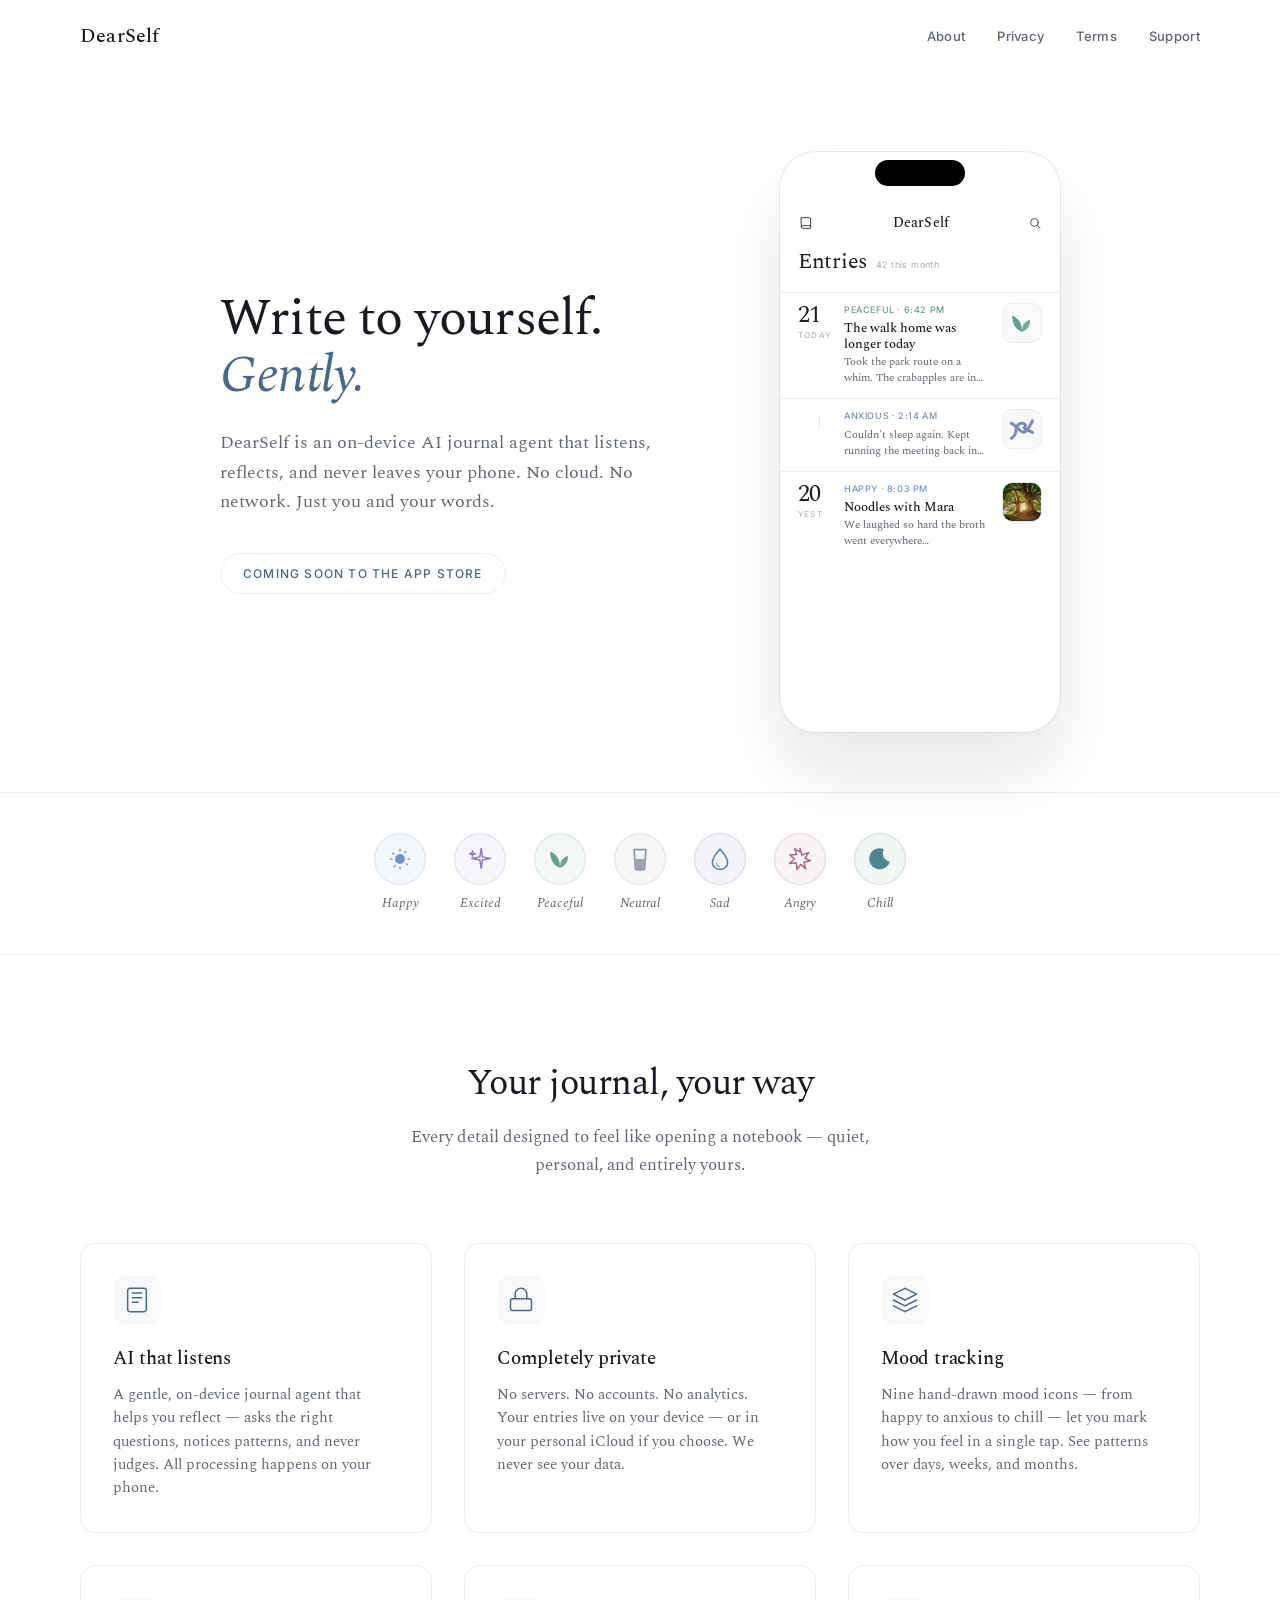
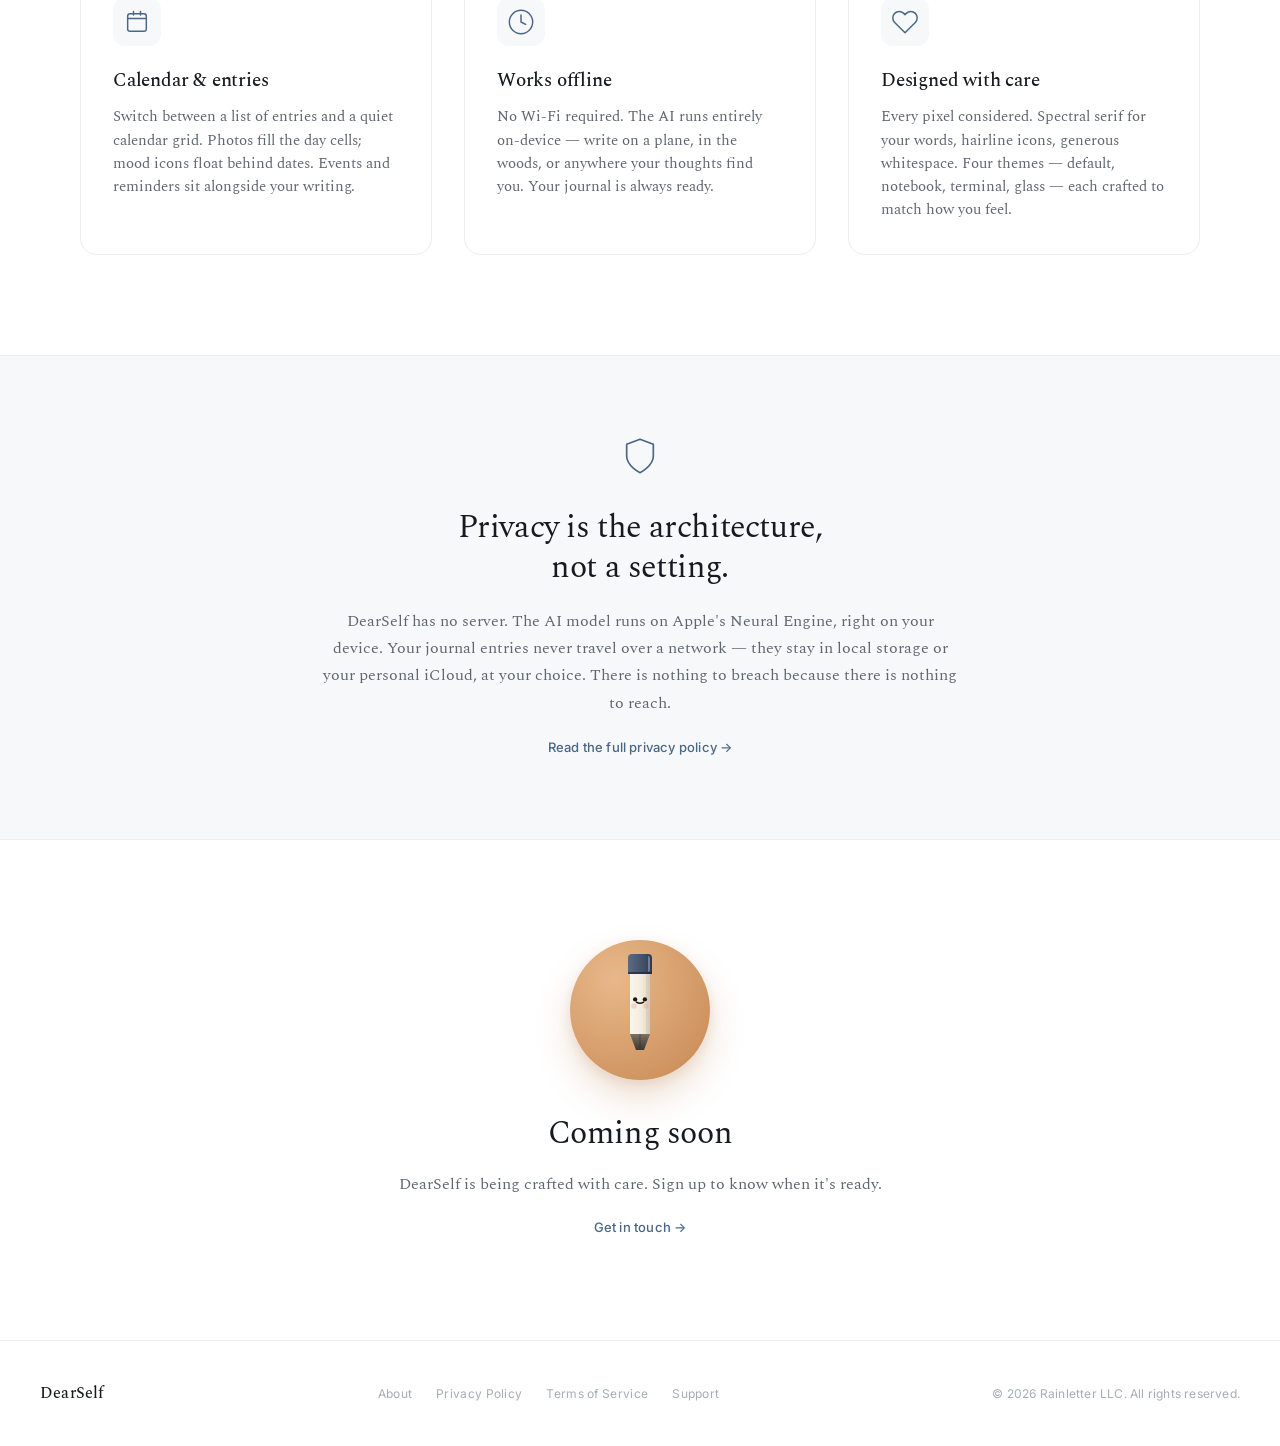
<file: index.html>
<!DOCTYPE html>
<html lang="en">
<head>
<meta charset="utf-8" />
<title>DearSelf — A Private AI Journal</title>
<meta name="viewport" content="width=device-width, initial-scale=1" />
<meta name="description" content="DearSelf is an on-device AI journal that keeps your thoughts private. No cloud, no network, just you." />
<link rel="preconnect" href="https://fonts.googleapis.com" />
<link rel="preconnect" href="https://fonts.gstatic.com" crossorigin />
<link href="https://fonts.googleapis.com/css2?family=Spectral:ital,wght@0,300;0,400;0,500;0,600;1,300;1,400;1,500&family=Inter:wght@400;500;600&display=swap" rel="stylesheet" />
<link rel="stylesheet" href="style.css" />
</head>
<body>

<nav class="nav">
  <a href="./" class="nav-logo">DearSelf</a>
  <div class="nav-links">
    <a href="./about.html">About</a>
    <a href="./privacy.html">Privacy</a>
    <a href="./terms.html">Terms</a>
    <a href="./support.html">Support</a>
  </div>
</nav>

<main>
  <!-- Hero -->
  <section class="hero">
    <div class="hero-text">
      <h1>Write to yourself.<br /><em>Gently.</em></h1>
      <p class="hero-sub">
        DearSelf is an on-device AI journal agent that listens, reflects,
        and never leaves your phone. No cloud. No network. Just you and
        your words.
      </p>
      <div class="hero-cta">
        <span class="badge">Coming Soon to the App Store</span>
      </div>
    </div>

    <div class="hero-device">
      <div class="phone-frame">
        <div class="phone-notch"></div>
        <div class="phone-screen">
          <!-- Simulated app screen -->
          <div class="screen-bar">
            <svg width="16" height="16" viewBox="0 0 24 24" fill="none" stroke="#171a20" stroke-width="1.25" stroke-linecap="round" stroke-linejoin="round">
              <path d="M5 4 H 17 A 2 2 0 0 1 19 6 V 20 H 7 A 2 2 0 0 1 5 18 Z" />
              <path d="M5 18 A 2 2 0 0 1 7 16 H 19" />
            </svg>
            <span class="screen-title">DearSelf</span>
            <svg width="14" height="14" viewBox="0 0 24 24" fill="none" stroke="#171a20" stroke-width="1.25" stroke-linecap="round" stroke-linejoin="round">
              <circle cx="11" cy="11" r="6.5" /><line x1="16" y1="16" x2="20.5" y2="20.5" />
            </svg>
          </div>
          <div class="screen-heading">
            <span class="screen-heading-main">Entries</span>
            <span class="screen-heading-meta">42 this month</span>
          </div>
          <div class="screen-entries">
            <div class="screen-entry">
              <div class="entry-date">
                <span class="entry-day">21</span>
                <span class="entry-month">Today</span>
              </div>
              <div class="entry-body">
                <div class="entry-mood" style="color: #6a9b92;">Peaceful · 6:42 pm</div>
                <div class="entry-title">The walk home was longer today</div>
                <div class="entry-preview">Took the park route on a whim. The crabapples are in bloom along the fence…</div>
              </div>
              <div class="entry-visual mood-peaceful">
                <svg width="28" height="28" viewBox="0 0 24 24" fill="#6a9b92" stroke="none">
                  <path d="M 12 19.5 C 12 14.5, 13.6 11, 18.8 9.2 C 19.2 13.4, 17 17.8, 12 19.5 Z" opacity="0.92" />
                  <path d="M 12 19.5 C 12 13, 9.6 8, 3.6 5.6 C 3.6 12.6, 6.4 17.6, 12 19.5 Z" />
                </svg>
              </div>
            </div>
            <div class="screen-entry">
              <div class="entry-date">
                <span class="entry-day-cont"></span>
              </div>
              <div class="entry-body">
                <div class="entry-mood" style="color: #7b8bb0;">Anxious · 2:14 am</div>
                <div class="entry-preview">Couldn't sleep again. Kept running the meeting back in my head…</div>
              </div>
              <div class="entry-visual mood-anxious">
                <svg width="28" height="28" viewBox="0 0 24 24" fill="none" stroke="#7b8bb0" stroke-width="2.6" stroke-linecap="round" stroke-linejoin="round">
                  <path d="M 3 20 C 6 18, 7 15, 7 12 C 7 9, 9.5 7, 12 7 C 14.5 7, 16 9, 14 11" />
                  <path d="M 3 7 C 6 9, 8 11, 10 13 C 12 15, 14 16, 17 12 C 19 9, 20 7, 21 5"/>
                  <path d="M 14 11 C 15.5 12.5, 18 13.5, 21 15"/>
                </svg>
              </div>
            </div>
            <div class="screen-entry">
              <div class="entry-date">
                <span class="entry-day">20</span>
                <span class="entry-month">Yest</span>
              </div>
              <div class="entry-body">
                <div class="entry-mood" style="color: #6b94c9;">Happy · 8:03 pm</div>
                <div class="entry-title">Noodles with Mara</div>
                <div class="entry-preview">We laughed so hard the broth went everywhere…</div>
              </div>
              <div class="entry-visual entry-photo">
                <img src="assets/tree.webp" alt="" />
              </div>
            </div>
          </div>
        </div>
      </div>
    </div>
  </section>

  <!-- Mood icons strip -->
  <section class="moods-strip">
    <div class="moods-inner">
      <div class="mood-item">
        <div class="mood-ring" style="--ring-bg: rgba(107,148,201,0.08); --ring-border: rgba(107,148,201,0.2);">
          <svg width="28" height="28" viewBox="0 0 24 24" fill="#6b94c9" stroke="none">
            <circle cx="12" cy="12" r="4.2" />
            <path d="M12 2.4 L12.9 5.4 L11.1 5.4Z" /><path d="M18.1 4.7 L16.4 7.3 L15.2 6.1Z" />
            <path d="M21.6 12 L18.6 12.9 L18.6 11.1Z" /><path d="M19.3 18.1 L16.7 16.4 L17.9 15.2Z" />
            <path d="M12 21.6 L11.1 18.6 L12.9 18.6Z" /><path d="M5.9 19.3 L7.6 16.7 L8.8 17.9Z" />
            <path d="M2.4 12 L5.4 11.1 L5.4 12.9Z" /><path d="M4.7 5.9 L7.3 7.6 L6.1 8.8Z" />
          </svg>
        </div>
        <span>Happy</span>
      </div>
      <div class="mood-item">
        <div class="mood-ring" style="--ring-bg: rgba(142,125,184,0.08); --ring-border: rgba(142,125,184,0.2);">
          <svg width="28" height="28" viewBox="0 0 24 24" fill="none" stroke="#8e7db8" stroke-width="1.25" stroke-linecap="round" stroke-linejoin="round">
            <path d="M13 3 L14.1 10.2 L21 11.5 L14.1 12.8 L13 20 L11.9 12.8 L5 11.5 L11.9 10.2 Z" />
            <path d="M5.5 5 L6 7 L8 7.5 L6 8 L5.5 10 L5 8 L3 7.5 L5 7 Z" />
          </svg>
        </div>
        <span>Excited</span>
      </div>
      <div class="mood-item">
        <div class="mood-ring" style="--ring-bg: rgba(106,155,146,0.08); --ring-border: rgba(106,155,146,0.2);">
          <svg width="28" height="28" viewBox="0 0 24 24" fill="#6a9b92" stroke="none">
            <path d="M 12 19.5 C 12 14.5, 13.6 11, 18.8 9.2 C 19.2 13.4, 17 17.8, 12 19.5 Z" opacity="0.92" />
            <path d="M 12 19.5 C 12 13, 9.6 8, 3.6 5.6 C 3.6 12.6, 6.4 17.6, 12 19.5 Z" />
          </svg>
        </div>
        <span>Peaceful</span>
      </div>
      <div class="mood-item">
        <div class="mood-ring" style="--ring-bg: rgba(136,146,160,0.08); --ring-border: rgba(136,146,160,0.2);">
          <svg width="28" height="28" viewBox="0 0 24 24" fill="none" stroke="#8892a0" stroke-width="1.4" stroke-linecap="round" stroke-linejoin="round">
            <path d="M 7 4 L 17 4 L 16 20 C 16 20.8, 15.4 21.2, 14.6 21.2 L 9.4 21.2 C 8.6 21.2, 8 20.8, 8 20 Z" />
            <path d="M 8.4 12 L 15.6 12 L 15 20 C 15 20.6, 14.6 20.8, 14 20.8 L 10 20.8 C 9.4 20.8, 9 20.6, 9 20 Z" fill="#8892a0" stroke="none" opacity="0.85" />
          </svg>
        </div>
        <span>Neutral</span>
      </div>
      <div class="mood-item">
        <div class="mood-ring" style="--ring-bg: rgba(90,119,168,0.08); --ring-border: rgba(90,119,168,0.2);">
          <svg width="28" height="28" viewBox="0 0 24 24" fill="none" stroke="#5a77a8" stroke-width="1.25" stroke-linecap="round" stroke-linejoin="round">
            <path d="M12 3.5 C 12 3.5, 5.5 11, 5.5 15 C 5.5 18.6, 8.4 21, 12 21 C 15.6 21, 18.5 18.6, 18.5 15 C 18.5 11, 12 3.5, 12 3.5 Z" />
            <path d="M9 15.5 C 9 17.2, 10.2 18.2, 11.4 18.4" opacity="0.55" />
          </svg>
        </div>
        <span>Sad</span>
      </div>
      <div class="mood-item">
        <div class="mood-ring" style="--ring-bg: rgba(160,106,134,0.08); --ring-border: rgba(160,106,134,0.2);">
          <svg width="28" height="28" viewBox="0 0 24 24" fill="none" stroke="#a06a86" stroke-width="1.25" stroke-linecap="round" stroke-linejoin="round">
            <path d="M12 3 L 13.6 8.6 L 19.5 6.5 L 16.2 11.4 L 21 13.5 L 15.3 14.8 L 17 20.5 L 12.6 16.6 L 9.5 21 L 8.8 15.2 L 3 15.8 L 7.2 12 L 3.3 8.5 L 9 8.2 L 7.5 3.2 L 12 6 Z" />
          </svg>
        </div>
        <span>Angry</span>
      </div>
      <div class="mood-item">
        <div class="mood-ring" style="--ring-bg: rgba(79,133,145,0.08); --ring-border: rgba(79,133,145,0.2);">
          <svg width="28" height="28" viewBox="0 0 24 24" fill="#4f8591" stroke="none">
            <path d="M15.4 3.6 A 9 9 0 1 0 20.4 14.2 A 7 7 0 0 1 15.4 3.6 Z" />
            <circle cx="6.2" cy="6.4" r="1.05" />
          </svg>
        </div>
        <span>Chill</span>
      </div>
    </div>
  </section>

  <!-- Features -->
  <section class="features">
    <div class="section-header">
      <h2>Your journal, your way</h2>
      <p>Every detail designed to feel like opening a notebook — quiet, personal, and entirely yours.</p>
    </div>

    <div class="features-grid">
      <div class="feature-card">
        <div class="feature-icon">
          <svg width="28" height="28" viewBox="0 0 24 24" fill="none" stroke="#4a6785" stroke-width="1.25" stroke-linecap="round" stroke-linejoin="round">
            <rect x="4" y="2" width="16" height="20" rx="2" />
            <path d="M8 6h8M8 10h8M8 14h5" />
          </svg>
        </div>
        <h3>AI that listens</h3>
        <p>A gentle, on-device journal agent that helps you reflect — asks the right questions, notices patterns, and never judges. All processing happens on your phone.</p>
      </div>

      <div class="feature-card">
        <div class="feature-icon">
          <svg width="28" height="28" viewBox="0 0 24 24" fill="none" stroke="#4a6785" stroke-width="1.25" stroke-linecap="round" stroke-linejoin="round">
            <rect x="3" y="11" width="18" height="10" rx="2" />
            <path d="M7 11V7a5 5 0 0 1 10 0v4" />
          </svg>
        </div>
        <h3>Completely private</h3>
        <p>No servers. No accounts. No analytics. Your entries live on your device — or in your personal iCloud if you choose. We never see your data.</p>
      </div>

      <div class="feature-card">
        <div class="feature-icon">
          <svg width="28" height="28" viewBox="0 0 24 24" fill="none" stroke="#4a6785" stroke-width="1.25" stroke-linecap="round" stroke-linejoin="round">
            <path d="M12 2L2 7l10 5 10-5-10-5z" />
            <path d="M2 17l10 5 10-5" />
            <path d="M2 12l10 5 10-5" />
          </svg>
        </div>
        <h3>Mood tracking</h3>
        <p>Nine hand-drawn mood icons — from happy to anxious to chill — let you mark how you feel in a single tap. See patterns over days, weeks, and months.</p>
      </div>

      <div class="feature-card">
        <div class="feature-icon">
          <svg width="28" height="28" viewBox="0 0 24 24" fill="none" stroke="#4a6785" stroke-width="1.25" stroke-linecap="round" stroke-linejoin="round">
            <rect x="4" y="5" width="16" height="15" rx="2" />
            <line x1="4" y1="9" x2="20" y2="9" />
            <line x1="9" y1="3" x2="9" y2="6" />
            <line x1="15" y1="3" x2="15" y2="6" />
          </svg>
        </div>
        <h3>Calendar &amp; entries</h3>
        <p>Switch between a list of entries and a quiet calendar grid. Photos fill the day cells; mood icons float behind dates. Events and reminders sit alongside your writing.</p>
      </div>

      <div class="feature-card">
        <div class="feature-icon">
          <svg width="28" height="28" viewBox="0 0 24 24" fill="none" stroke="#4a6785" stroke-width="1.25" stroke-linecap="round" stroke-linejoin="round">
            <circle cx="12" cy="12" r="10" />
            <path d="M12 6v6l4 2" />
          </svg>
        </div>
        <h3>Works offline</h3>
        <p>No Wi-Fi required. The AI runs entirely on-device — write on a plane, in the woods, or anywhere your thoughts find you. Your journal is always ready.</p>
      </div>

      <div class="feature-card">
        <div class="feature-icon">
          <svg width="28" height="28" viewBox="0 0 24 24" fill="none" stroke="#4a6785" stroke-width="1.25" stroke-linecap="round" stroke-linejoin="round">
            <path d="M20.84 4.61a5.5 5.5 0 00-7.78 0L12 5.67l-1.06-1.06a5.5 5.5 0 00-7.78 7.78L12 21.23l8.84-8.84a5.5 5.5 0 000-7.78z" />
          </svg>
        </div>
        <h3>Designed with care</h3>
        <p>Every pixel considered. Spectral serif for your words, hairline icons, generous whitespace. Four themes — default, notebook, terminal, glass — each crafted to match how you feel.</p>
      </div>
    </div>
  </section>

  <!-- Privacy callout -->
  <section class="privacy-callout">
    <div class="callout-inner">
      <div class="callout-icon">
        <svg width="40" height="40" viewBox="0 0 24 24" fill="none" stroke="#4a6785" stroke-width="1" stroke-linecap="round" stroke-linejoin="round">
          <path d="M12 22s8-4 8-10V5l-8-3-8 3v7c0 6 8 10 8 10z" />
        </svg>
      </div>
      <h2>Privacy is the architecture,<br />not a setting.</h2>
      <p>
        DearSelf has no server. The AI model runs on Apple's Neural Engine,
        right on your device. Your journal entries never travel over a network —
        they stay in local storage or your personal iCloud, at your choice.
        There is nothing to breach because there is nothing to reach.
      </p>
      <a href="./privacy.html" class="text-link">Read the full privacy policy &rarr;</a>
    </div>
  </section>

  <!-- Coming soon -->
  <section class="coming-soon">
    <div class="mascot">
      <div class="mascot-disc">
        <svg width="56" height="120" viewBox="0 0 56 120" style="overflow: visible;">
          <defs>
            <linearGradient id="pen-body" x1="0" y1="0" x2="1" y2="0">
              <stop offset="0%" stop-color="#fbf6ec" />
              <stop offset="55%" stop-color="#f4ecde" />
              <stop offset="100%" stop-color="#e3d6bf" />
            </linearGradient>
            <linearGradient id="pen-cap" x1="0" y1="0" x2="1" y2="0">
              <stop offset="0%" stop-color="#5b6b85" />
              <stop offset="60%" stop-color="#445268" />
              <stop offset="100%" stop-color="#2f3a4d" />
            </linearGradient>
            <linearGradient id="pen-nib" x1="0" y1="0" x2="0" y2="1">
              <stop offset="0%" stop-color="#7a7167" />
              <stop offset="100%" stop-color="#3c372f" />
            </linearGradient>
          </defs>
          <!-- Body -->
          <path d="M 18 22 L 38 22 L 38 84 L 28 84 L 18 84 Z" fill="url(#pen-body)" />
          <!-- Cap -->
          <path d="M 16 8 Q 16 4, 20 4 L 36 4 Q 40 4, 40 8 L 40 24 L 16 24 Z" fill="url(#pen-cap)" />
          <!-- Cap clip -->
          <path d="M 36 6 Q 38 6, 38 9 L 38 19 Q 38 22, 36 22 L 36 19 L 36 9 Z" fill="#7d8aa3" opacity="0.85" />
          <!-- Cap rim band -->
          <rect x="16" y="22" width="24" height="2" fill="#1f2734" opacity="0.7" />
          <!-- Subtle vertical body shadow -->
          <rect x="34" y="24" width="4" height="60" fill="#000" opacity="0.06" />
          <!-- Nib taper -->
          <path d="M 18 84 L 38 84 L 32 100 L 24 100 Z" fill="url(#pen-nib)" />
          <!-- Nib slit -->
          <line x1="28" y1="84" x2="28" y2="98" stroke="#1a1610" stroke-width="0.6" opacity="0.6" />
          <!-- Face -->
          <circle cx="23.14" cy="49.42" r="2.16" fill="#1a1814" />
          <circle cx="32.86" cy="49.42" r="2.16" fill="#1a1814" />
          <path d="M 24.49 52.16 Q 28 54.32, 31.51 52.16" stroke="#1a1814" stroke-width="1.62" stroke-linecap="round" fill="none" />
          <!-- Cheeks -->
          <circle cx="22" cy="56" r="2.8" fill="#e8a08a" opacity="0.35" />
          <circle cx="34" cy="56" r="2.8" fill="#e8a08a" opacity="0.35" />
        </svg>
      </div>
    </div>
    <h2>Coming soon</h2>
    <p>DearSelf is being crafted with care. Sign up to know when it's ready.</p>
    <a href="./support.html" class="text-link">Get in touch &rarr;</a>
  </section>
</main>

<footer class="footer">
  <div class="footer-inner">
    <div class="footer-brand">DearSelf</div>
    <div class="footer-links">
      <a href="./about.html">About</a>
      <a href="./privacy.html">Privacy Policy</a>
      <a href="./terms.html">Terms of Service</a>
      <a href="./support.html">Support</a>
    </div>
    <div class="footer-copy">&copy; 2026 Rainletter LLC. All rights reserved.</div>
  </div>
</footer>

</body>
</html>
</file>
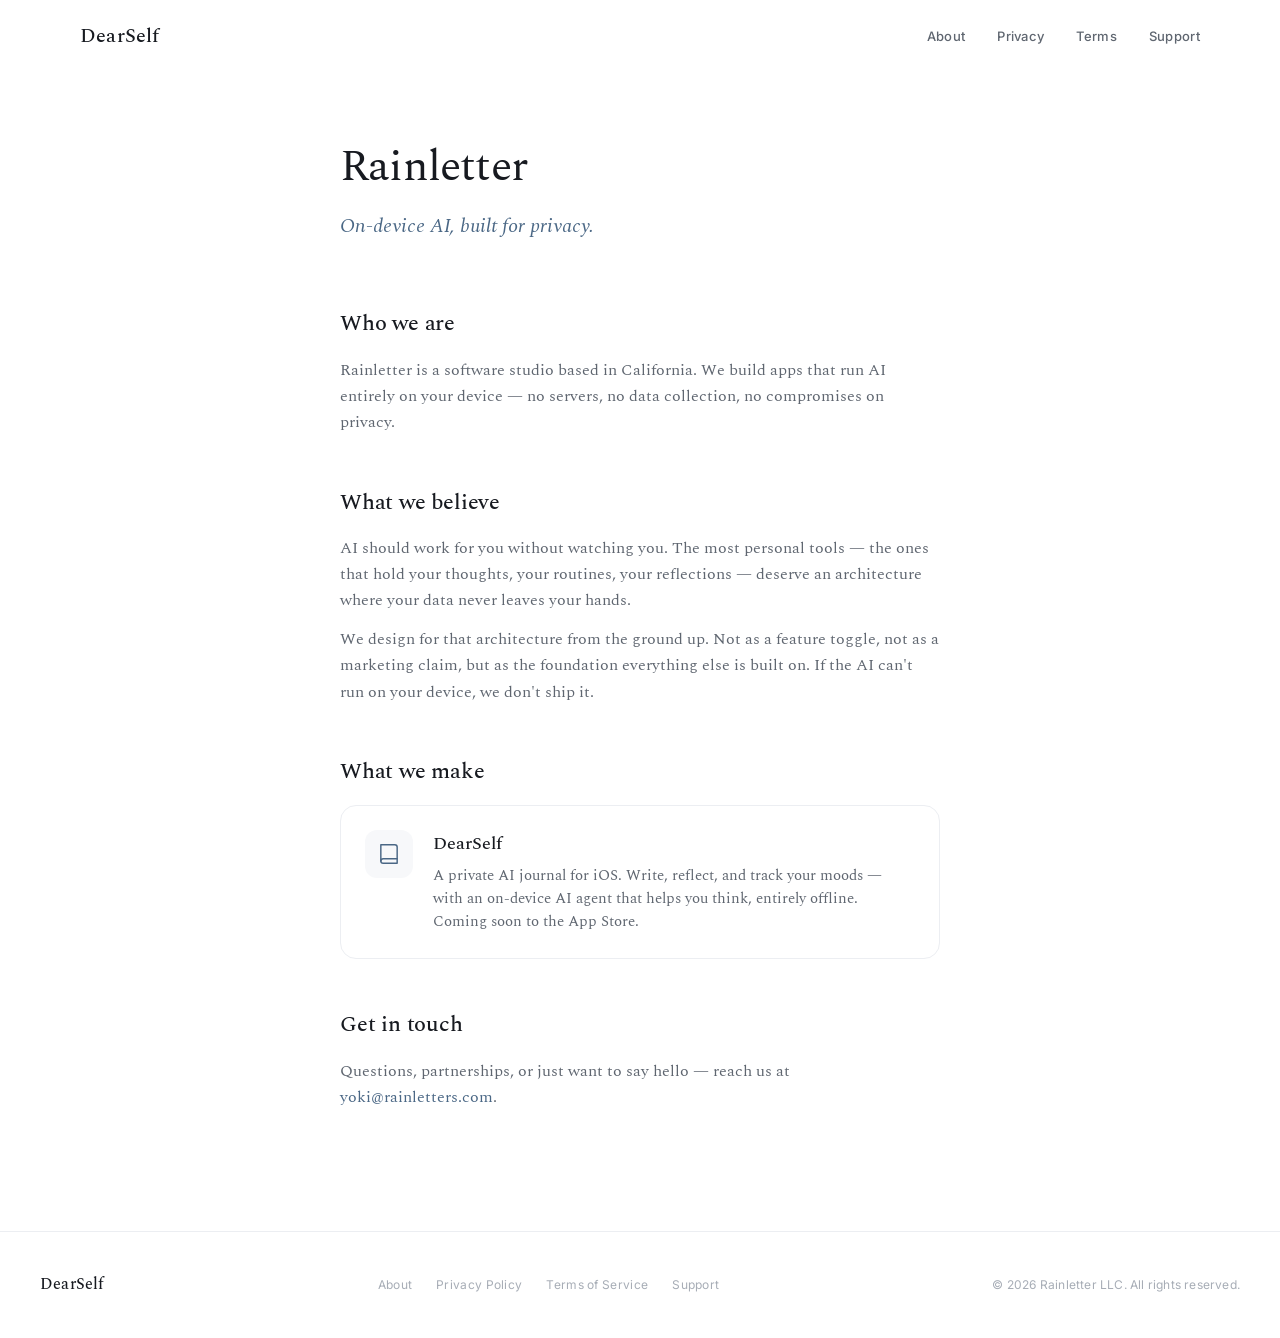
<file: about.html>
<!DOCTYPE html>
<html lang="en">
<head>
<meta charset="utf-8" />
<title>About — Rainletter LLC</title>
<meta name="viewport" content="width=device-width, initial-scale=1" />
<link rel="preconnect" href="https://fonts.googleapis.com" />
<link rel="preconnect" href="https://fonts.gstatic.com" crossorigin />
<link href="https://fonts.googleapis.com/css2?family=Spectral:ital,wght@0,300;0,400;0,500;0,600;1,300;1,400&family=Inter:wght@400;500;600&display=swap" rel="stylesheet" />
<link rel="stylesheet" href="style.css" />
</head>
<body>

<nav class="nav">
  <a href="./" class="nav-logo">DearSelf</a>
  <div class="nav-links">
    <a href="./about.html">About</a>
    <a href="./privacy.html">Privacy</a>
    <a href="./terms.html">Terms</a>
    <a href="./support.html">Support</a>
  </div>
</nav>

<div class="about-page">
  <section class="about-hero">
    <h1>Rainletter</h1>
    <p class="about-tagline">On-device AI, built for privacy.</p>
  </section>

  <section class="about-body">
    <div class="about-block">
      <h2>Who we are</h2>
      <p>
        Rainletter is a software studio based in California. We build apps
        that run AI entirely on your device — no servers, no data collection,
        no compromises on privacy.
      </p>
    </div>

    <div class="about-block">
      <h2>What we believe</h2>
      <p>
        AI should work for you without watching you. The most personal
        tools — the ones that hold your thoughts, your routines, your
        reflections — deserve an architecture where your data never
        leaves your hands.
      </p>
      <p>
        We design for that architecture from the ground up. Not as a feature
        toggle, not as a marketing claim, but as the foundation everything
        else is built on. If the AI can't run on your device, we don't ship it.
      </p>
    </div>

    <div class="about-block">
      <h2>What we make</h2>
      <div class="about-product">
        <div class="about-product-icon">
          <svg width="28" height="28" viewBox="0 0 24 24" fill="none" stroke="#4a6785" stroke-width="1.25" stroke-linecap="round" stroke-linejoin="round">
            <path d="M5 4 H 17 A 2 2 0 0 1 19 6 V 20 H 7 A 2 2 0 0 1 5 18 Z" />
            <path d="M5 18 A 2 2 0 0 1 7 16 H 19" />
          </svg>
        </div>
        <div>
          <h3><a href="./">DearSelf</a></h3>
          <p>
            A private AI journal for iOS. Write, reflect, and track your
            moods — with an on-device AI agent that helps you think, entirely
            offline. Coming soon to the App Store.
          </p>
        </div>
      </div>
    </div>

    <div class="about-block">
      <h2>Get in touch</h2>
      <p>
        Questions, partnerships, or just want to say hello — reach us at
        <a href="mailto:yoki@rainletters.com">yoki@rainletters.com</a>.
      </p>
    </div>
  </section>
</div>

<footer class="footer">
  <div class="footer-inner">
    <div class="footer-brand">DearSelf</div>
    <div class="footer-links">
      <a href="./about.html">About</a>
      <a href="./privacy.html">Privacy Policy</a>
      <a href="./terms.html">Terms of Service</a>
      <a href="./support.html">Support</a>
    </div>
    <div class="footer-copy">&copy; 2026 Rainletter LLC. All rights reserved.</div>
  </div>
</footer>

</body>
</html>
</file>
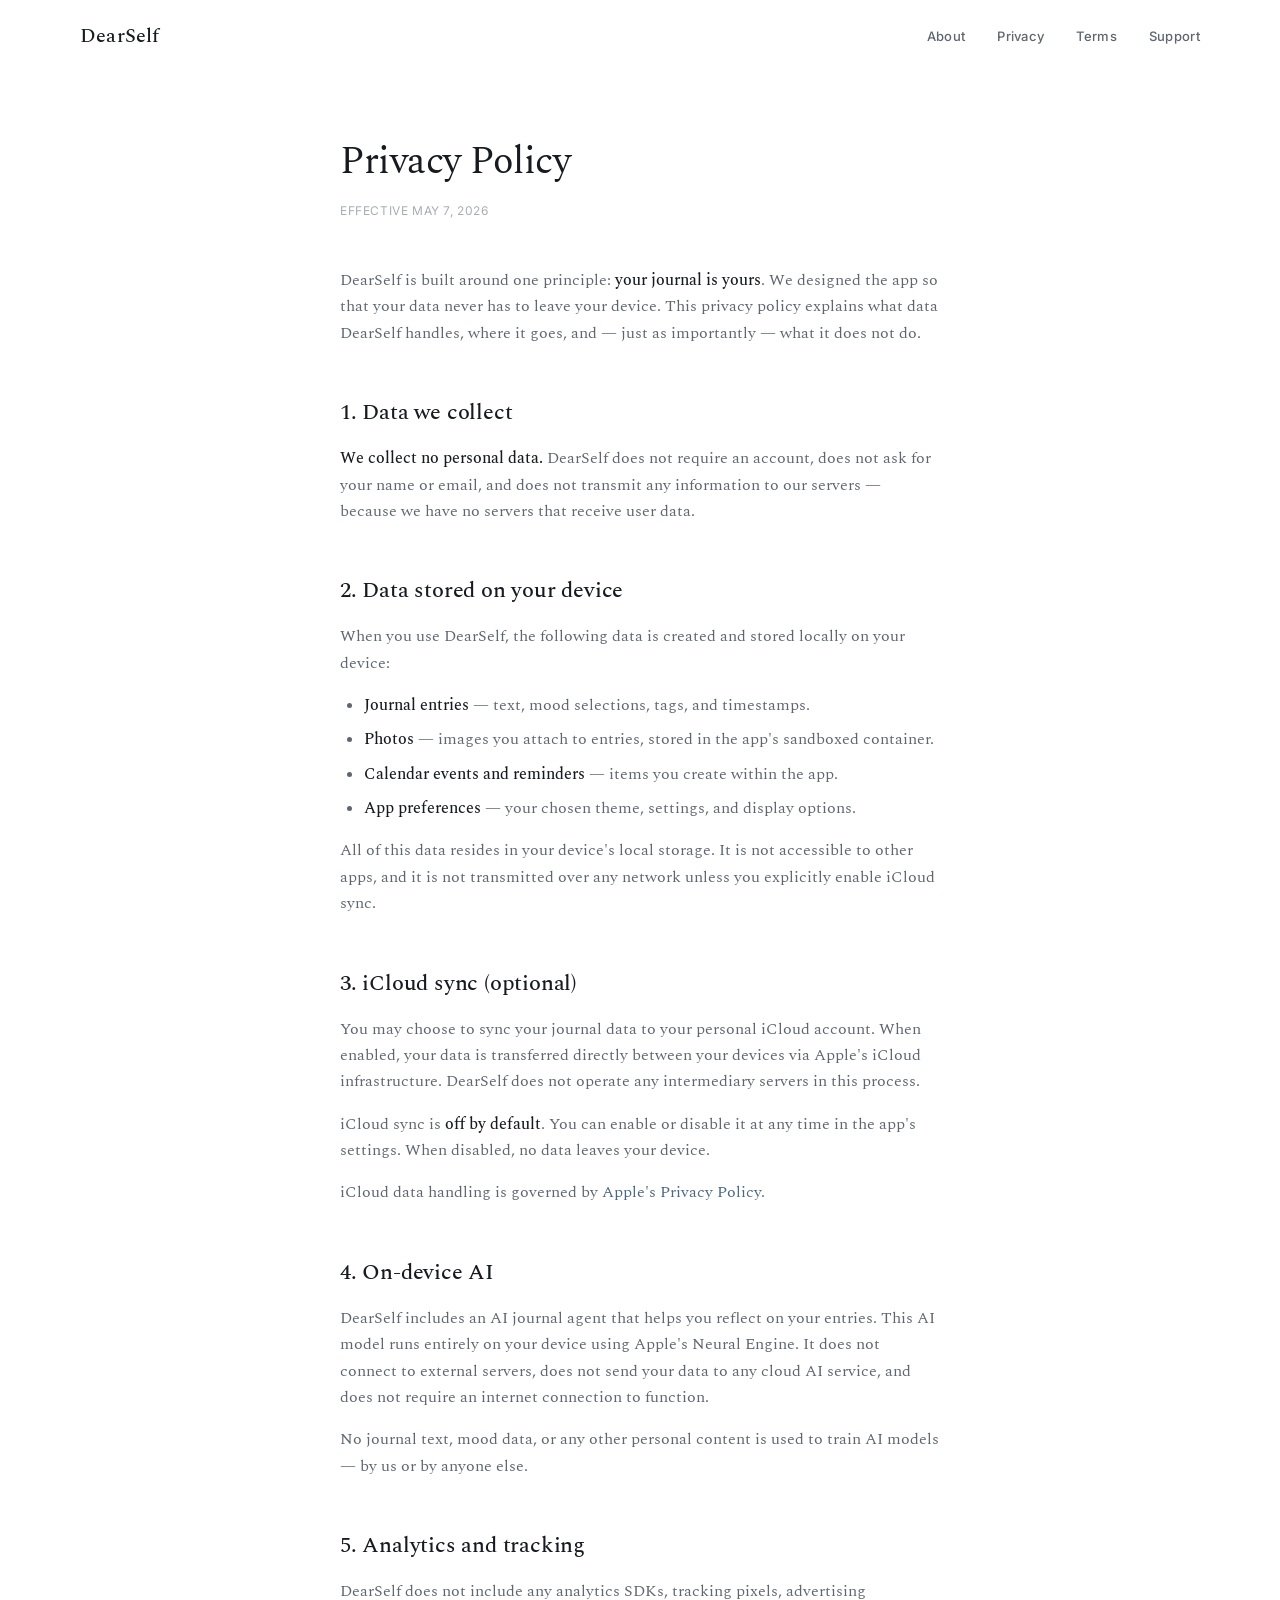
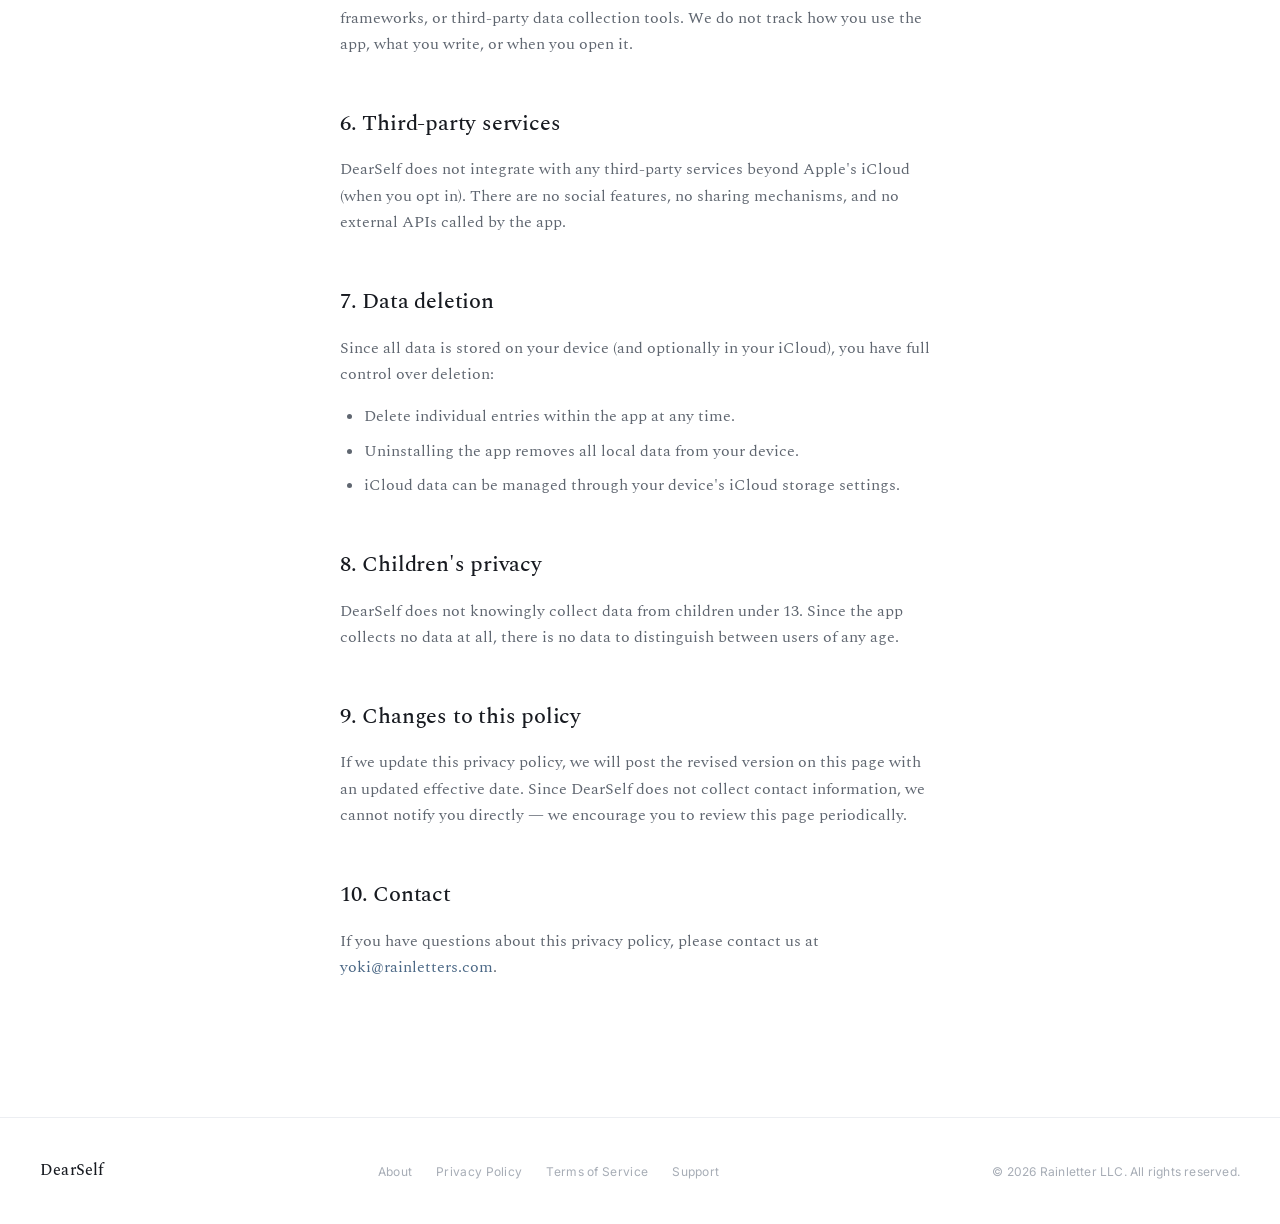
<file: privacy.html>
<!DOCTYPE html>
<html lang="en">
<head>
<meta charset="utf-8" />
<title>Privacy Policy — DearSelf</title>
<meta name="viewport" content="width=device-width, initial-scale=1" />
<link rel="preconnect" href="https://fonts.googleapis.com" />
<link rel="preconnect" href="https://fonts.gstatic.com" crossorigin />
<link href="https://fonts.googleapis.com/css2?family=Spectral:ital,wght@0,300;0,400;0,500;0,600;1,400&family=Inter:wght@400;500;600&display=swap" rel="stylesheet" />
<link rel="stylesheet" href="style.css" />
</head>
<body>

<nav class="nav">
  <a href="./" class="nav-logo">DearSelf</a>
  <div class="nav-links">
    <a href="./about.html">About</a>
    <a href="./privacy.html">Privacy</a>
    <a href="./terms.html">Terms</a>
    <a href="./support.html">Support</a>
  </div>
</nav>

<article class="legal">
  <h1>Privacy Policy</h1>
  <span class="legal-date">Effective May 7, 2026</span>

  <p>
    DearSelf is built around one principle: <strong>your journal is yours</strong>.
    We designed the app so that your data never has to leave your device. This
    privacy policy explains what data DearSelf handles, where it goes, and — just
    as importantly — what it does not do.
  </p>

  <h2>1. Data we collect</h2>
  <p>
    <strong>We collect no personal data.</strong> DearSelf does not require an
    account, does not ask for your name or email, and does not transmit any
    information to our servers — because we have no servers that receive user data.
  </p>

  <h2>2. Data stored on your device</h2>
  <p>When you use DearSelf, the following data is created and stored locally on your device:</p>
  <ul>
    <li><strong>Journal entries</strong> — text, mood selections, tags, and timestamps.</li>
    <li><strong>Photos</strong> — images you attach to entries, stored in the app's sandboxed container.</li>
    <li><strong>Calendar events and reminders</strong> — items you create within the app.</li>
    <li><strong>App preferences</strong> — your chosen theme, settings, and display options.</li>
  </ul>
  <p>
    All of this data resides in your device's local storage. It is not accessible to
    other apps, and it is not transmitted over any network unless you explicitly
    enable iCloud sync.
  </p>

  <h2>3. iCloud sync (optional)</h2>
  <p>
    You may choose to sync your journal data to your personal iCloud account. When
    enabled, your data is transferred directly between your devices via Apple's
    iCloud infrastructure. DearSelf does not operate any intermediary servers in
    this process.
  </p>
  <p>
    iCloud sync is <strong>off by default</strong>. You can enable or disable it at
    any time in the app's settings. When disabled, no data leaves your device.
  </p>
  <p>
    iCloud data handling is governed by
    <a href="https://www.apple.com/legal/privacy/" target="_blank" rel="noopener">Apple's Privacy Policy</a>.
  </p>

  <h2>4. On-device AI</h2>
  <p>
    DearSelf includes an AI journal agent that helps you reflect on your entries.
    This AI model runs entirely on your device using Apple's Neural Engine. It
    does not connect to external servers, does not send your data to any cloud
    AI service, and does not require an internet connection to function.
  </p>
  <p>
    No journal text, mood data, or any other personal content is used to train
    AI models — by us or by anyone else.
  </p>

  <h2>5. Analytics and tracking</h2>
  <p>
    DearSelf does not include any analytics SDKs, tracking pixels, advertising
    frameworks, or third-party data collection tools. We do not track how you
    use the app, what you write, or when you open it.
  </p>

  <h2>6. Third-party services</h2>
  <p>
    DearSelf does not integrate with any third-party services beyond Apple's
    iCloud (when you opt in). There are no social features, no sharing
    mechanisms, and no external APIs called by the app.
  </p>

  <h2>7. Data deletion</h2>
  <p>
    Since all data is stored on your device (and optionally in your iCloud),
    you have full control over deletion:
  </p>
  <ul>
    <li>Delete individual entries within the app at any time.</li>
    <li>Uninstalling the app removes all local data from your device.</li>
    <li>iCloud data can be managed through your device's iCloud storage settings.</li>
  </ul>

  <h2>8. Children's privacy</h2>
  <p>
    DearSelf does not knowingly collect data from children under 13. Since the
    app collects no data at all, there is no data to distinguish between users
    of any age.
  </p>

  <h2>9. Changes to this policy</h2>
  <p>
    If we update this privacy policy, we will post the revised version on this
    page with an updated effective date. Since DearSelf does not collect contact
    information, we cannot notify you directly — we encourage you to review this
    page periodically.
  </p>

  <h2>10. Contact</h2>
  <p>
    If you have questions about this privacy policy, please contact us at
    <a href="mailto:yoki@rainletters.com">yoki@rainletters.com</a>.
  </p>
</article>

<footer class="footer">
  <div class="footer-inner">
    <div class="footer-brand">DearSelf</div>
    <div class="footer-links">
      <a href="./about.html">About</a>
      <a href="./privacy.html">Privacy Policy</a>
      <a href="./terms.html">Terms of Service</a>
      <a href="./support.html">Support</a>
    </div>
    <div class="footer-copy">&copy; 2026 Rainletter LLC. All rights reserved.</div>
  </div>
</footer>

</body>
</html>
</file>
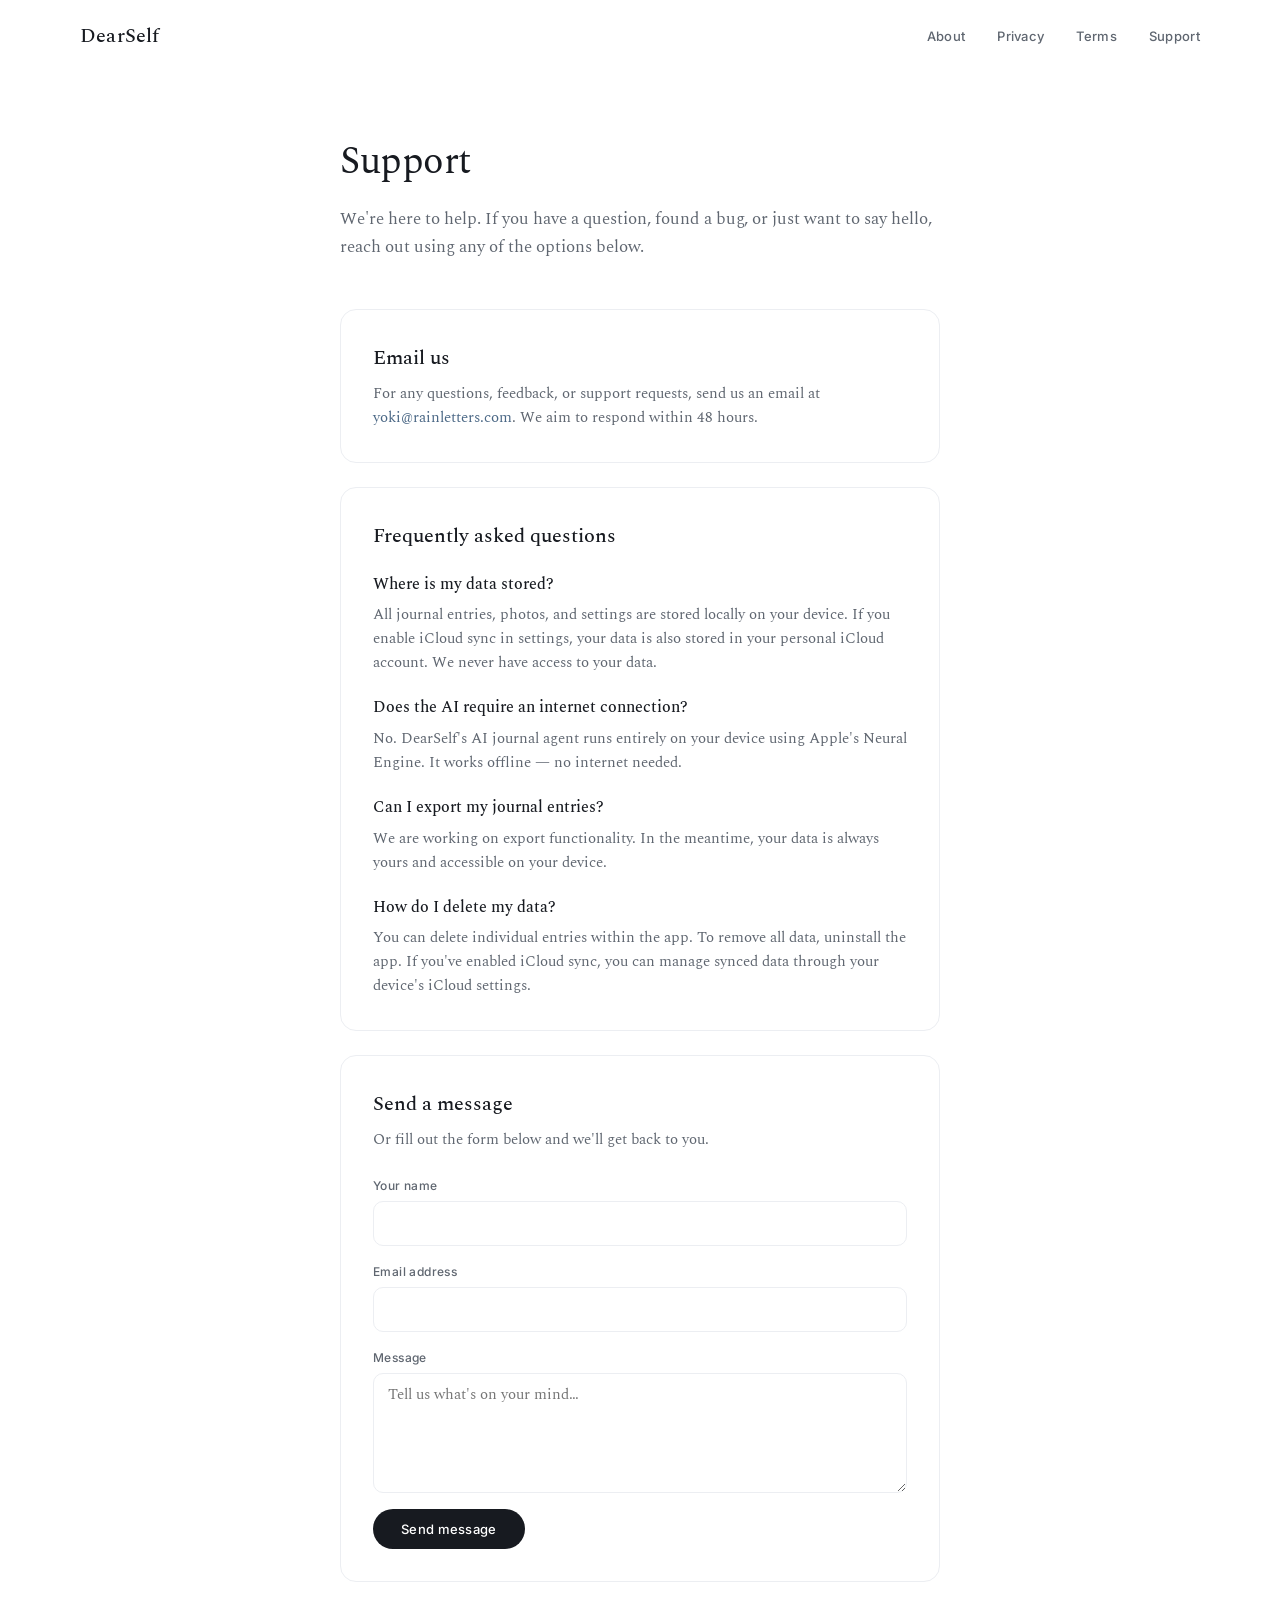
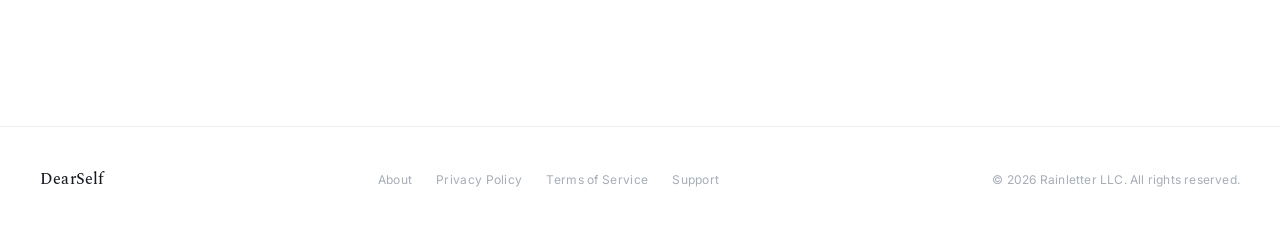
<file: support.html>
<!DOCTYPE html>
<html lang="en">
<head>
<meta charset="utf-8" />
<title>Support — DearSelf</title>
<meta name="viewport" content="width=device-width, initial-scale=1" />
<link rel="preconnect" href="https://fonts.googleapis.com" />
<link rel="preconnect" href="https://fonts.gstatic.com" crossorigin />
<link href="https://fonts.googleapis.com/css2?family=Spectral:ital,wght@0,300;0,400;0,500;0,600;1,400&family=Inter:wght@400;500;600&display=swap" rel="stylesheet" />
<link rel="stylesheet" href="style.css" />
</head>
<body>

<nav class="nav">
  <a href="./" class="nav-logo">DearSelf</a>
  <div class="nav-links">
    <a href="./about.html">About</a>
    <a href="./privacy.html">Privacy</a>
    <a href="./terms.html">Terms</a>
    <a href="./support.html">Support</a>
  </div>
</nav>

<div class="support-section">
  <h1>Support</h1>
  <p class="support-intro">
    We're here to help. If you have a question, found a bug, or just want to say
    hello, reach out using any of the options below.
  </p>

  <div class="support-card">
    <h2>Email us</h2>
    <p>
      For any questions, feedback, or support requests, send us an email at
      <a href="mailto:yoki@rainletters.com">yoki@rainletters.com</a>.
      We aim to respond within 48 hours.
    </p>
  </div>

  <div class="support-card">
    <h2>Frequently asked questions</h2>

    <h3 style="font-family: var(--serif); font-size: 16px; font-weight: 500; margin-top: 20px; margin-bottom: 6px; color: var(--ink);">Where is my data stored?</h3>
    <p>
      All journal entries, photos, and settings are stored locally on your device.
      If you enable iCloud sync in settings, your data is also stored in your
      personal iCloud account. We never have access to your data.
    </p>

    <h3 style="font-family: var(--serif); font-size: 16px; font-weight: 500; margin-top: 20px; margin-bottom: 6px; color: var(--ink);">Does the AI require an internet connection?</h3>
    <p>
      No. DearSelf's AI journal agent runs entirely on your device using Apple's
      Neural Engine. It works offline — no internet needed.
    </p>

    <h3 style="font-family: var(--serif); font-size: 16px; font-weight: 500; margin-top: 20px; margin-bottom: 6px; color: var(--ink);">Can I export my journal entries?</h3>
    <p>
      We are working on export functionality. In the meantime, your data is
      always yours and accessible on your device.
    </p>

    <h3 style="font-family: var(--serif); font-size: 16px; font-weight: 500; margin-top: 20px; margin-bottom: 6px; color: var(--ink);">How do I delete my data?</h3>
    <p>
      You can delete individual entries within the app. To remove all data,
      uninstall the app. If you've enabled iCloud sync, you can manage synced
      data through your device's iCloud settings.
    </p>
  </div>

  <div class="support-card">
    <h2>Send a message</h2>
    <p>Or fill out the form below and we'll get back to you.</p>

    <form class="contact-form" action="https://formspree.io/f/placeholder" method="POST">
      <div class="form-field">
        <label for="name">Your name</label>
        <input type="text" id="name" name="name" required />
      </div>
      <div class="form-field">
        <label for="email">Email address</label>
        <input type="email" id="email" name="email" required />
      </div>
      <div class="form-field">
        <label for="message">Message</label>
        <textarea id="message" name="message" required placeholder="Tell us what's on your mind…"></textarea>
      </div>
      <button type="submit" class="form-submit">Send message</button>
    </form>
  </div>
</div>

<footer class="footer">
  <div class="footer-inner">
    <div class="footer-brand">DearSelf</div>
    <div class="footer-links">
      <a href="./about.html">About</a>
      <a href="./privacy.html">Privacy Policy</a>
      <a href="./terms.html">Terms of Service</a>
      <a href="./support.html">Support</a>
    </div>
    <div class="footer-copy">&copy; 2026 Rainletter LLC. All rights reserved.</div>
  </div>
</footer>

</body>
</html>
</file>
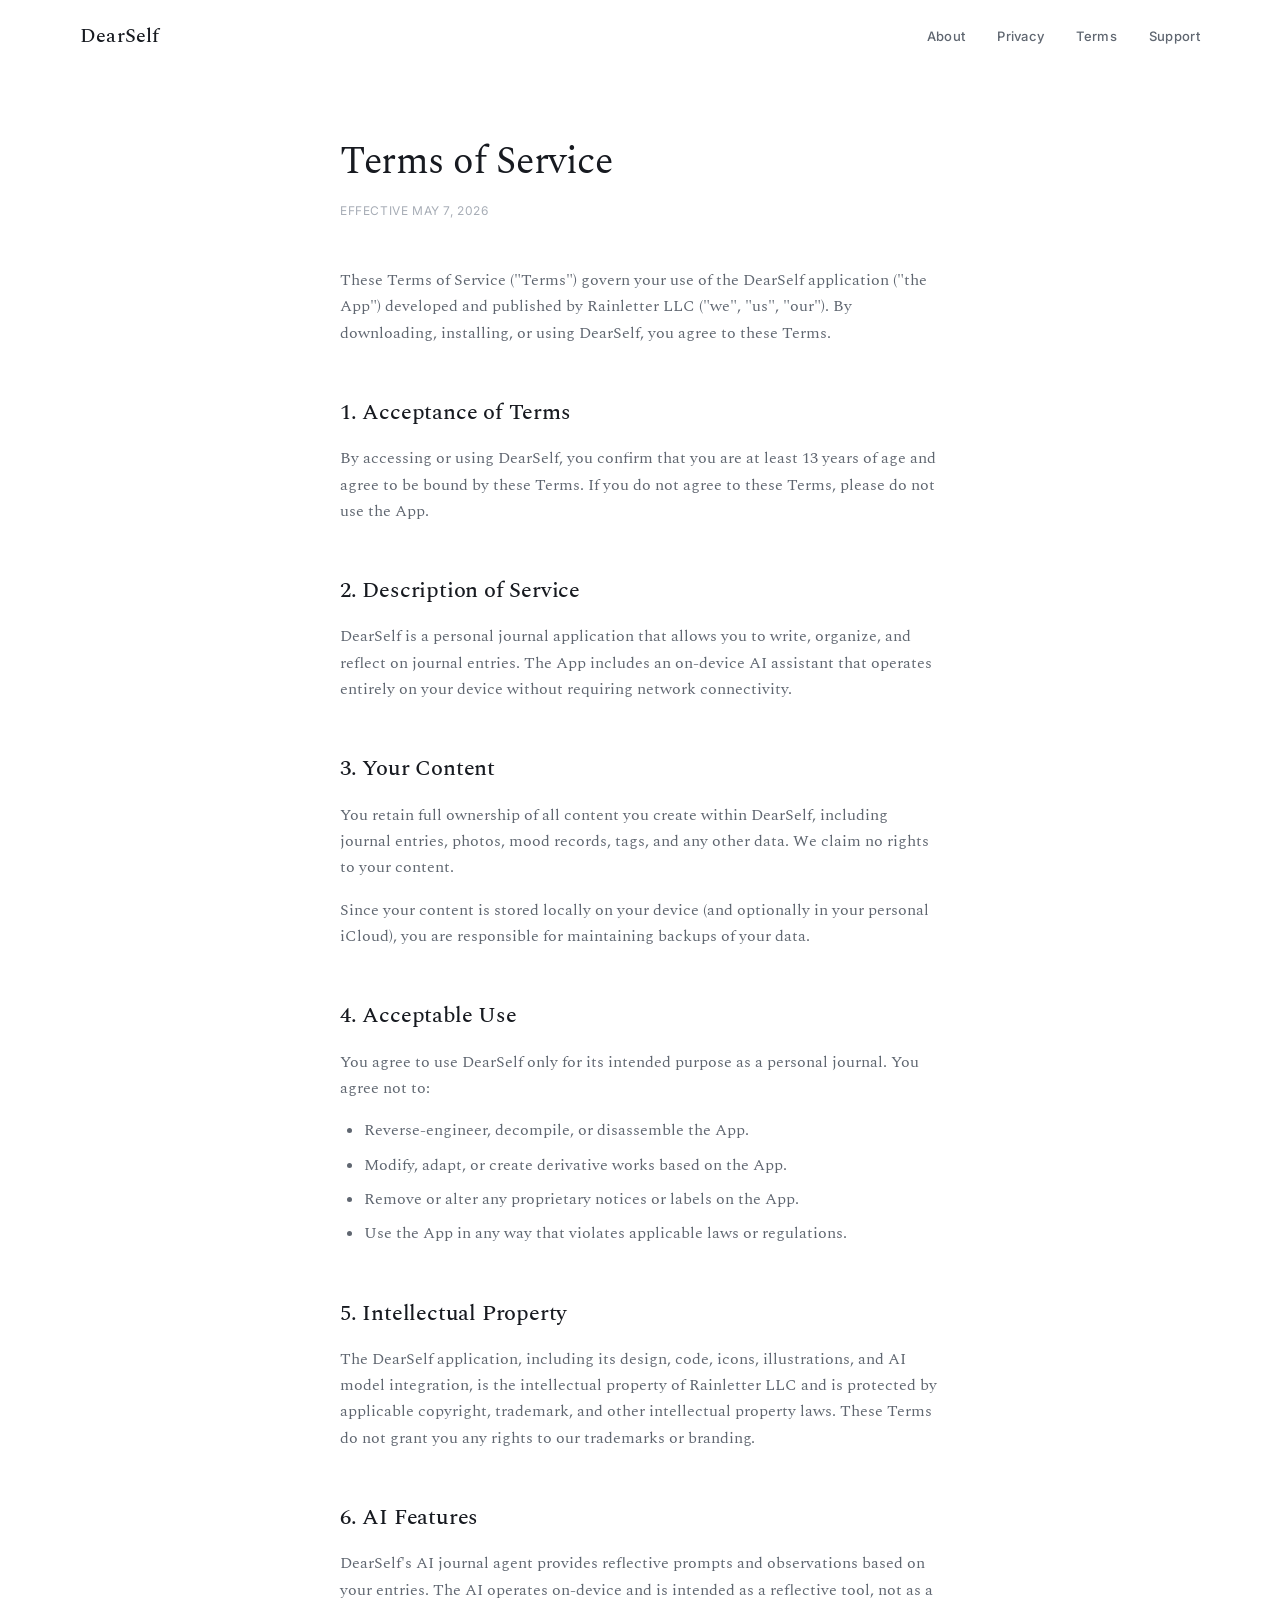
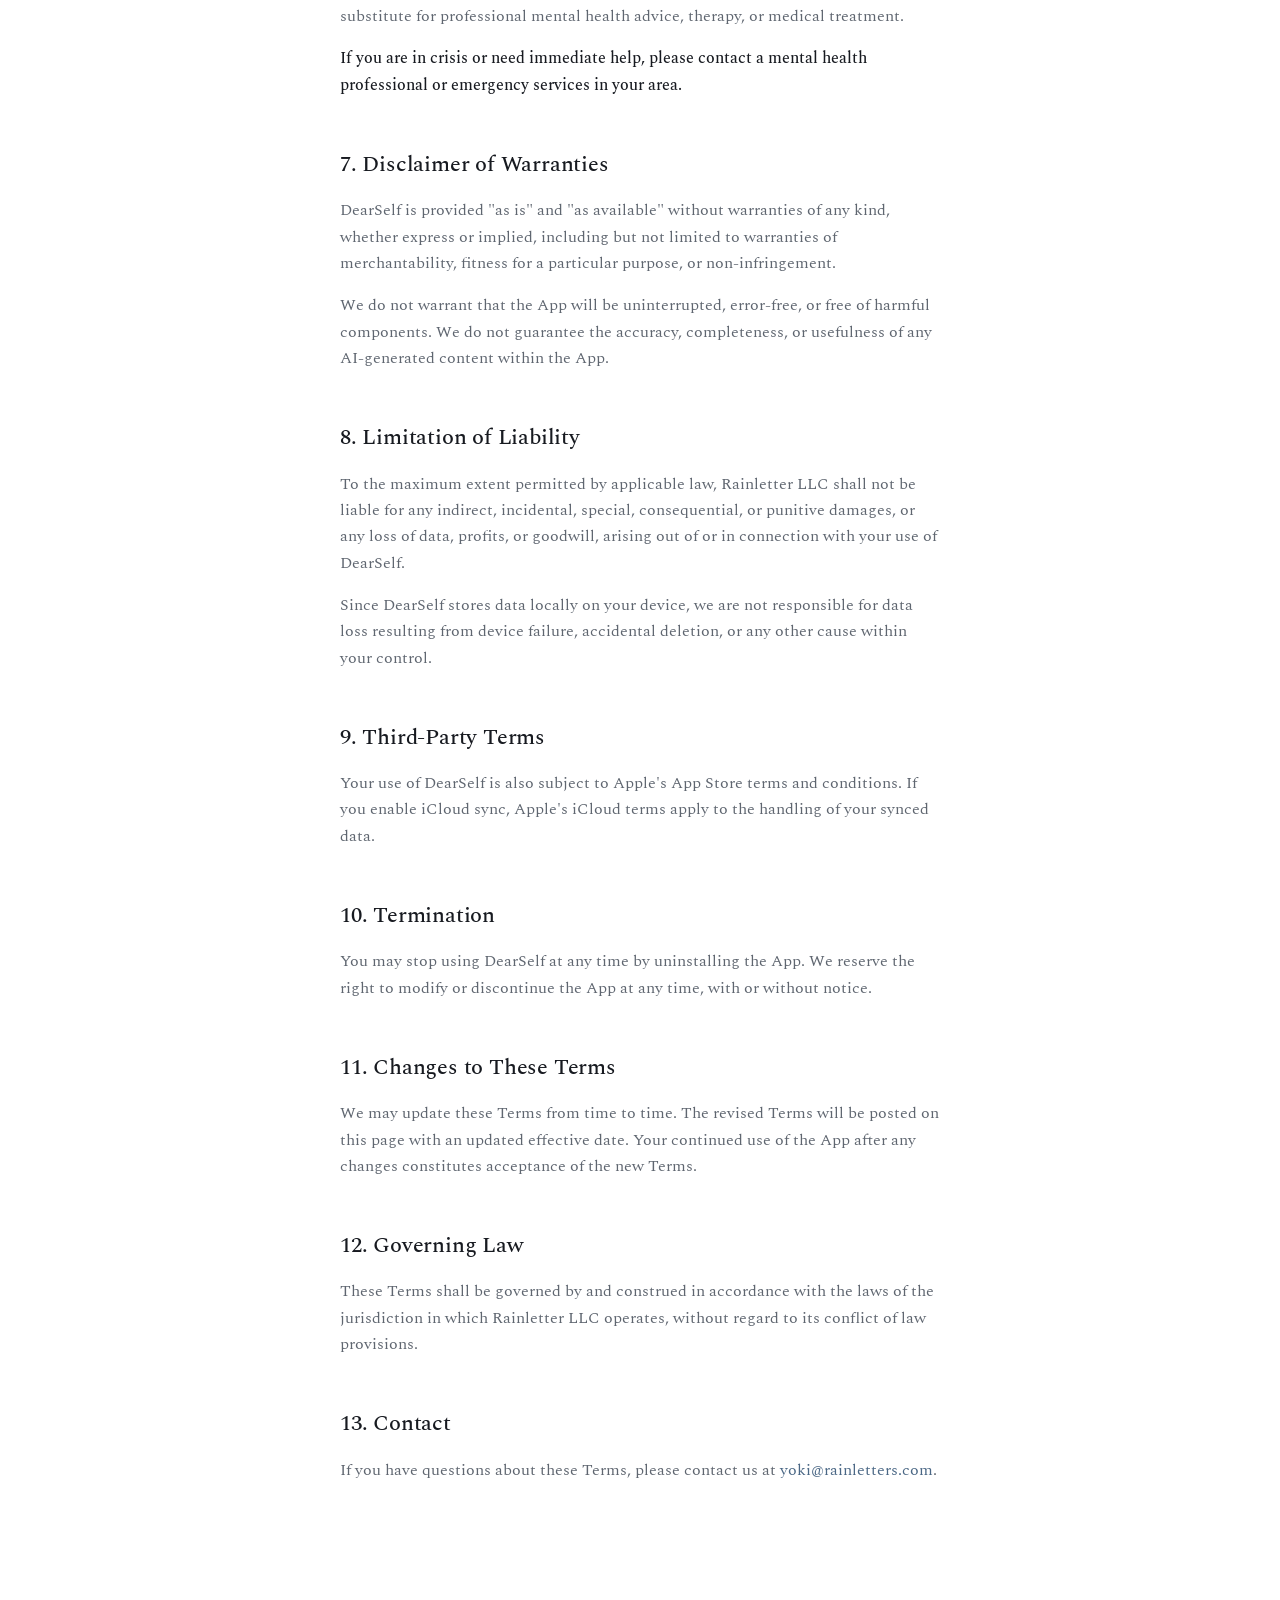
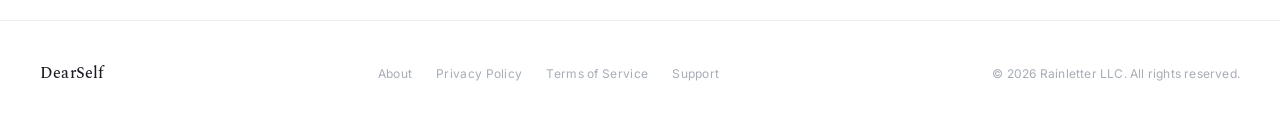
<file: terms.html>
<!DOCTYPE html>
<html lang="en">
<head>
<meta charset="utf-8" />
<title>Terms of Service — DearSelf</title>
<meta name="viewport" content="width=device-width, initial-scale=1" />
<link rel="preconnect" href="https://fonts.googleapis.com" />
<link rel="preconnect" href="https://fonts.gstatic.com" crossorigin />
<link href="https://fonts.googleapis.com/css2?family=Spectral:ital,wght@0,300;0,400;0,500;0,600;1,400&family=Inter:wght@400;500;600&display=swap" rel="stylesheet" />
<link rel="stylesheet" href="style.css" />
</head>
<body>

<nav class="nav">
  <a href="./" class="nav-logo">DearSelf</a>
  <div class="nav-links">
    <a href="./about.html">About</a>
    <a href="./privacy.html">Privacy</a>
    <a href="./terms.html">Terms</a>
    <a href="./support.html">Support</a>
  </div>
</nav>

<article class="legal">
  <h1>Terms of Service</h1>
  <span class="legal-date">Effective May 7, 2026</span>

  <p>
    These Terms of Service ("Terms") govern your use of the DearSelf application
    ("the App") developed and published by Rainletter LLC ("we", "us", "our").
    By downloading, installing, or using DearSelf, you agree to these Terms.
  </p>

  <h2>1. Acceptance of Terms</h2>
  <p>
    By accessing or using DearSelf, you confirm that you are at least 13 years of
    age and agree to be bound by these Terms. If you do not agree to these Terms,
    please do not use the App.
  </p>

  <h2>2. Description of Service</h2>
  <p>
    DearSelf is a personal journal application that allows you to write, organize,
    and reflect on journal entries. The App includes an on-device AI assistant that
    operates entirely on your device without requiring network connectivity.
  </p>

  <h2>3. Your Content</h2>
  <p>
    You retain full ownership of all content you create within DearSelf, including
    journal entries, photos, mood records, tags, and any other data. We claim no
    rights to your content.
  </p>
  <p>
    Since your content is stored locally on your device (and optionally in your
    personal iCloud), you are responsible for maintaining backups of your data.
  </p>

  <h2>4. Acceptable Use</h2>
  <p>You agree to use DearSelf only for its intended purpose as a personal journal. You agree not to:</p>
  <ul>
    <li>Reverse-engineer, decompile, or disassemble the App.</li>
    <li>Modify, adapt, or create derivative works based on the App.</li>
    <li>Remove or alter any proprietary notices or labels on the App.</li>
    <li>Use the App in any way that violates applicable laws or regulations.</li>
  </ul>

  <h2>5. Intellectual Property</h2>
  <p>
    The DearSelf application, including its design, code, icons, illustrations,
    and AI model integration, is the intellectual property of Rainletter LLC and is
    protected by applicable copyright, trademark, and other intellectual property
    laws. These Terms do not grant you any rights to our trademarks or branding.
  </p>

  <h2>6. AI Features</h2>
  <p>
    DearSelf's AI journal agent provides reflective prompts and observations based
    on your entries. The AI operates on-device and is intended as a reflective tool,
    not as a substitute for professional mental health advice, therapy, or medical
    treatment.
  </p>
  <p>
    <strong>If you are in crisis or need immediate help, please contact a mental
    health professional or emergency services in your area.</strong>
  </p>

  <h2>7. Disclaimer of Warranties</h2>
  <p>
    DearSelf is provided "as is" and "as available" without warranties of any kind,
    whether express or implied, including but not limited to warranties of
    merchantability, fitness for a particular purpose, or non-infringement.
  </p>
  <p>
    We do not warrant that the App will be uninterrupted, error-free, or free of
    harmful components. We do not guarantee the accuracy, completeness, or
    usefulness of any AI-generated content within the App.
  </p>

  <h2>8. Limitation of Liability</h2>
  <p>
    To the maximum extent permitted by applicable law, Rainletter LLC shall not be
    liable for any indirect, incidental, special, consequential, or punitive damages,
    or any loss of data, profits, or goodwill, arising out of or in connection with
    your use of DearSelf.
  </p>
  <p>
    Since DearSelf stores data locally on your device, we are not responsible for
    data loss resulting from device failure, accidental deletion, or any other
    cause within your control.
  </p>

  <h2>9. Third-Party Terms</h2>
  <p>
    Your use of DearSelf is also subject to Apple's App Store terms and conditions.
    If you enable iCloud sync, Apple's iCloud terms apply to the handling of your
    synced data.
  </p>

  <h2>10. Termination</h2>
  <p>
    You may stop using DearSelf at any time by uninstalling the App. We reserve the
    right to modify or discontinue the App at any time, with or without notice.
  </p>

  <h2>11. Changes to These Terms</h2>
  <p>
    We may update these Terms from time to time. The revised Terms will be posted
    on this page with an updated effective date. Your continued use of the App
    after any changes constitutes acceptance of the new Terms.
  </p>

  <h2>12. Governing Law</h2>
  <p>
    These Terms shall be governed by and construed in accordance with the laws of
    the jurisdiction in which Rainletter LLC operates, without regard to its conflict
    of law provisions.
  </p>

  <h2>13. Contact</h2>
  <p>
    If you have questions about these Terms, please contact us at
    <a href="mailto:yoki@rainletters.com">yoki@rainletters.com</a>.
  </p>
</article>

<footer class="footer">
  <div class="footer-inner">
    <div class="footer-brand">DearSelf</div>
    <div class="footer-links">
      <a href="./about.html">About</a>
      <a href="./privacy.html">Privacy Policy</a>
      <a href="./terms.html">Terms of Service</a>
      <a href="./support.html">Support</a>
    </div>
    <div class="footer-copy">&copy; 2026 Rainletter LLC. All rights reserved.</div>
  </div>
</footer>

</body>
</html>
</file>
<file: style.css>
/* DearSelf — Website Styles
   Palette & typography from the app's "Quiet" default theme */

:root {
  --paper: #ffffff;
  --tint: #f7f8fa;
  --ink: #171a20;
  --ink2: #5f6670;
  --ink3: #a7adb6;
  --rule: #eceef2;
  --hair: #e2e5ea;
  --accent: #4a6785;
  --serif: "Spectral", "Cormorant Garamond", Georgia, serif;
  --sans: "Inter", -apple-system, BlinkMacSystemFont, system-ui, sans-serif;
}

*, *::before, *::after {
  margin: 0;
  padding: 0;
  box-sizing: border-box;
}

html {
  font-size: 16px;
  -webkit-font-smoothing: antialiased;
  -moz-osx-font-smoothing: grayscale;
  scroll-behavior: smooth;
}

body {
  font-family: var(--sans);
  color: var(--ink);
  background: var(--paper);
  line-height: 1.6;
}

/* ── Nav ────────────────────────────────────────────────────── */

.nav {
  display: flex;
  align-items: center;
  justify-content: space-between;
  padding: 20px 40px;
  max-width: 1200px;
  margin: 0 auto;
}

.nav-logo {
  font-family: var(--serif);
  font-size: 20px;
  font-weight: 500;
  color: var(--ink);
  text-decoration: none;
  letter-spacing: 0.2px;
}

.nav-links {
  display: flex;
  gap: 32px;
}

.nav-links a {
  font-family: var(--sans);
  font-size: 13px;
  font-weight: 500;
  color: var(--ink2);
  text-decoration: none;
  letter-spacing: 0.3px;
  transition: color 0.15s;
}

.nav-links a:hover {
  color: var(--ink);
}

/* ── Hero ───────────────────────────────────────────────────── */

.hero {
  display: flex;
  align-items: center;
  justify-content: center;
  gap: 80px;
  padding: 80px 40px 60px;
  max-width: 1200px;
  margin: 0 auto;
}

.hero-text {
  max-width: 480px;
  flex-shrink: 0;
}

.hero-text h1 {
  font-family: var(--serif);
  font-size: 52px;
  font-weight: 400;
  line-height: 1.1;
  letter-spacing: -0.8px;
  color: var(--ink);
}

.hero-text h1 em {
  font-style: italic;
  color: var(--accent);
}

.hero-sub {
  font-family: var(--serif);
  font-size: 18px;
  line-height: 1.65;
  color: var(--ink2);
  margin-top: 24px;
  font-weight: 400;
}

.hero-cta {
  margin-top: 36px;
}

.badge {
  display: inline-block;
  font-family: var(--sans);
  font-size: 12px;
  font-weight: 500;
  letter-spacing: 1.2px;
  text-transform: uppercase;
  color: var(--accent);
  padding: 10px 22px;
  border: 1px solid var(--rule);
  border-radius: 999px;
}

/* ── Phone mockup ───────────────────────────────────────────── */

.hero-device {
  flex-shrink: 0;
}

.phone-frame {
  width: 280px;
  height: 580px;
  border-radius: 36px;
  background: var(--paper);
  box-shadow:
    0 40px 80px rgba(0,0,0,0.10),
    0 0 0 1px rgba(0,0,0,0.08);
  overflow: hidden;
  position: relative;
}

.phone-notch {
  position: absolute;
  top: 8px;
  left: 50%;
  transform: translateX(-50%);
  width: 90px;
  height: 26px;
  border-radius: 16px;
  background: #000;
  z-index: 10;
}

.phone-screen {
  padding: 52px 0 0;
  height: 100%;
  display: flex;
  flex-direction: column;
}

.screen-bar {
  display: flex;
  align-items: center;
  justify-content: space-between;
  padding: 8px 18px 6px;
}

.screen-title {
  font-family: var(--serif);
  font-size: 14px;
  font-weight: 500;
  letter-spacing: 0.2px;
}

.screen-heading {
  padding: 4px 18px 12px;
  display: flex;
  align-items: baseline;
  gap: 8px;
}

.screen-heading-main {
  font-family: var(--serif);
  font-size: 22px;
  font-weight: 400;
  letter-spacing: -0.3px;
}

.screen-heading-meta {
  font-family: var(--sans);
  font-size: 9px;
  color: var(--ink3);
  letter-spacing: 0.4px;
}

.screen-entries {
  flex: 1;
  overflow: hidden;
  padding: 0;
}

.screen-entry {
  display: flex;
  align-items: flex-start;
  gap: 0;
  padding: 10px 18px 12px;
  border-top: 1px solid var(--rule);
}

.entry-date {
  width: 42px;
  flex-shrink: 0;
  padding-top: 1px;
}

.entry-day {
  font-family: var(--serif);
  font-size: 24px;
  font-weight: 400;
  line-height: 0.95;
  letter-spacing: -0.8px;
  display: block;
}

.entry-day-cont {
  display: block;
  width: 1px;
  height: 12px;
  background: var(--hair);
  margin: 6px auto 0;
}

.entry-month {
  font-family: var(--sans);
  font-size: 8px;
  letter-spacing: 1.2px;
  text-transform: uppercase;
  color: var(--ink3);
  margin-top: 3px;
  display: block;
}

.entry-body {
  flex: 1;
  min-width: 0;
  padding: 0 10px 0 4px;
}

.entry-mood {
  font-family: var(--sans);
  font-size: 9px;
  font-weight: 500;
  letter-spacing: 0.6px;
  text-transform: uppercase;
  margin-bottom: 3px;
}

.entry-title {
  font-family: var(--serif);
  font-size: 13px;
  font-weight: 500;
  line-height: 1.25;
  margin-bottom: 2px;
}

.entry-preview {
  font-family: var(--serif);
  font-size: 11px;
  line-height: 1.45;
  color: var(--ink2);
  display: -webkit-box;
  -webkit-line-clamp: 2;
  -webkit-box-orient: vertical;
  overflow: hidden;
}

.entry-visual {
  width: 40px;
  height: 40px;
  border-radius: 10px;
  flex-shrink: 0;
  display: flex;
  align-items: center;
  justify-content: center;
  background: var(--tint);
  border: 1px solid var(--rule);
}

.entry-photo {
  overflow: hidden;
  padding: 0;
  background: none;
}

.entry-photo img {
  width: 100%;
  height: 100%;
  object-fit: cover;
  display: block;
}

/* ── Mood strip ─────────────────────────────────────────────── */

.moods-strip {
  padding: 40px 40px;
  border-top: 1px solid var(--rule);
  border-bottom: 1px solid var(--rule);
}

.moods-inner {
  max-width: 800px;
  margin: 0 auto;
  display: flex;
  justify-content: center;
  gap: 28px;
  flex-wrap: wrap;
}

.mood-item {
  display: flex;
  flex-direction: column;
  align-items: center;
  gap: 8px;
}

.mood-ring {
  width: 52px;
  height: 52px;
  border-radius: 52px;
  background: var(--ring-bg, #f7f8fa);
  border: 1px solid var(--ring-border, #eceef2);
  display: flex;
  align-items: center;
  justify-content: center;
  transition: transform 0.2s ease, box-shadow 0.2s ease;
}

.mood-ring:hover {
  transform: translateY(-2px);
  box-shadow: 0 4px 12px rgba(0,0,0,0.06);
}

.mood-item span {
  font-family: var(--serif);
  font-style: italic;
  font-size: 13px;
  color: var(--ink2);
}

/* ── Features ───────────────────────────────────────────────── */

.features {
  padding: 100px 40px;
  max-width: 1200px;
  margin: 0 auto;
}

.section-header {
  text-align: center;
  margin-bottom: 64px;
}

.section-header h2 {
  font-family: var(--serif);
  font-size: 36px;
  font-weight: 400;
  letter-spacing: -0.5px;
}

.section-header p {
  font-family: var(--serif);
  font-size: 17px;
  color: var(--ink2);
  margin-top: 12px;
  max-width: 520px;
  margin-left: auto;
  margin-right: auto;
  line-height: 1.6;
}

.features-grid {
  display: grid;
  grid-template-columns: repeat(3, 1fr);
  gap: 32px;
}

.feature-card {
  padding: 32px;
  border-radius: 16px;
  border: 1px solid var(--rule);
  background: var(--paper);
  transition: box-shadow 0.2s ease, transform 0.2s ease;
}

.feature-card:hover {
  box-shadow: 0 8px 32px rgba(0,0,0,0.05);
  transform: translateY(-2px);
}

.feature-icon {
  width: 48px;
  height: 48px;
  border-radius: 12px;
  background: var(--tint);
  display: flex;
  align-items: center;
  justify-content: center;
  margin-bottom: 20px;
}

.feature-card h3 {
  font-family: var(--serif);
  font-size: 19px;
  font-weight: 500;
  margin-bottom: 10px;
  letter-spacing: -0.2px;
}

.feature-card p {
  font-family: var(--serif);
  font-size: 14.5px;
  line-height: 1.6;
  color: var(--ink2);
}

/* ── Privacy callout ────────────────────────────────────────── */

.privacy-callout {
  padding: 80px 40px;
  background: var(--tint);
  border-top: 1px solid var(--rule);
  border-bottom: 1px solid var(--rule);
}

.callout-inner {
  max-width: 640px;
  margin: 0 auto;
  text-align: center;
}

.callout-icon {
  margin-bottom: 24px;
}

.callout-inner h2 {
  font-family: var(--serif);
  font-size: 32px;
  font-weight: 400;
  line-height: 1.25;
  letter-spacing: -0.4px;
}

.callout-inner p {
  font-family: var(--serif);
  font-size: 16px;
  line-height: 1.7;
  color: var(--ink2);
  margin-top: 20px;
}

.text-link {
  display: inline-block;
  font-family: var(--sans);
  font-size: 13px;
  font-weight: 500;
  color: var(--accent);
  text-decoration: none;
  margin-top: 20px;
  letter-spacing: 0.2px;
  transition: color 0.15s;
}

.text-link:hover {
  color: var(--ink);
}

/* ── Coming soon ────────────────────────────────────────────── */

.coming-soon {
  padding: 100px 40px;
  text-align: center;
  max-width: 640px;
  margin: 0 auto;
}

.mascot {
  margin-bottom: 28px;
}

.mascot-disc {
  width: 140px;
  height: 140px;
  border-radius: 140px;
  background: radial-gradient(ellipse at 32% 28%, #e8b88a 0%, #cf9460 75%, #b97f48 100%);
  box-shadow: 0 18px 36px rgba(176,108,52,0.22), 0 4px 12px rgba(176,108,52,0.14);
  display: flex;
  align-items: center;
  justify-content: center;
  margin: 0 auto;
}

.coming-soon h2 {
  font-family: var(--serif);
  font-size: 32px;
  font-weight: 400;
  letter-spacing: -0.4px;
}

.coming-soon p {
  font-family: var(--serif);
  font-size: 16px;
  color: var(--ink2);
  margin-top: 12px;
  line-height: 1.6;
}

/* ── Footer ─────────────────────────────────────────────────── */

.footer {
  border-top: 1px solid var(--rule);
  padding: 40px;
}

.footer-inner {
  max-width: 1200px;
  margin: 0 auto;
  display: flex;
  align-items: center;
  justify-content: space-between;
  flex-wrap: wrap;
  gap: 20px;
}

.footer-brand {
  font-family: var(--serif);
  font-size: 16px;
  font-weight: 500;
  color: var(--ink);
  letter-spacing: 0.2px;
}

.footer-links {
  display: flex;
  gap: 24px;
}

.footer-links a {
  font-family: var(--sans);
  font-size: 12px;
  color: var(--ink3);
  text-decoration: none;
  letter-spacing: 0.3px;
  transition: color 0.15s;
}

.footer-links a:hover {
  color: var(--ink);
}

.footer-copy {
  font-family: var(--sans);
  font-size: 12px;
  color: var(--ink3);
  letter-spacing: 0.2px;
}

/* ── Legal pages ────────────────────────────────────────────── */

.legal {
  max-width: 680px;
  margin: 0 auto;
  padding: 60px 40px 120px;
}

.legal h1 {
  font-family: var(--serif);
  font-size: 38px;
  font-weight: 400;
  letter-spacing: -0.5px;
  margin-bottom: 8px;
}

.legal .legal-date {
  font-family: var(--sans);
  font-size: 12px;
  color: var(--ink3);
  letter-spacing: 0.6px;
  text-transform: uppercase;
  margin-bottom: 48px;
  display: block;
}

.legal h2 {
  font-family: var(--serif);
  font-size: 22px;
  font-weight: 500;
  margin-top: 48px;
  margin-bottom: 16px;
  letter-spacing: -0.2px;
}

.legal h3 {
  font-family: var(--serif);
  font-size: 17px;
  font-weight: 500;
  margin-top: 32px;
  margin-bottom: 12px;
}

.legal p {
  font-family: var(--serif);
  font-size: 15.5px;
  line-height: 1.7;
  color: var(--ink2);
  margin-bottom: 16px;
}

.legal ul, .legal ol {
  font-family: var(--serif);
  font-size: 15.5px;
  line-height: 1.7;
  color: var(--ink2);
  margin-bottom: 16px;
  padding-left: 24px;
}

.legal li {
  margin-bottom: 8px;
}

.legal a {
  color: var(--accent);
  text-decoration: none;
  transition: color 0.15s;
}

.legal a:hover {
  color: var(--ink);
}

.legal strong {
  color: var(--ink);
  font-weight: 500;
}

/* ── Support page ───────────────────────────────────────────── */

.support-section {
  max-width: 680px;
  margin: 0 auto;
  padding: 60px 40px 120px;
}

.support-section h1 {
  font-family: var(--serif);
  font-size: 38px;
  font-weight: 400;
  letter-spacing: -0.5px;
  margin-bottom: 12px;
}

.support-section .support-intro {
  font-family: var(--serif);
  font-size: 17px;
  color: var(--ink2);
  line-height: 1.65;
  margin-bottom: 48px;
}

.support-card {
  padding: 32px;
  border: 1px solid var(--rule);
  border-radius: 16px;
  margin-bottom: 24px;
}

.support-card h2 {
  font-family: var(--serif);
  font-size: 20px;
  font-weight: 500;
  margin-bottom: 8px;
}

.support-card p {
  font-family: var(--serif);
  font-size: 15px;
  color: var(--ink2);
  line-height: 1.6;
}

.support-card a {
  color: var(--accent);
  text-decoration: none;
}

.support-card a:hover {
  color: var(--ink);
}

.contact-form {
  margin-top: 24px;
  display: flex;
  flex-direction: column;
  gap: 16px;
}

.form-field {
  display: flex;
  flex-direction: column;
  gap: 6px;
}

.form-field label {
  font-family: var(--sans);
  font-size: 12px;
  font-weight: 500;
  color: var(--ink2);
  letter-spacing: 0.4px;
}

.form-field input,
.form-field textarea {
  font-family: var(--serif);
  font-size: 15px;
  padding: 10px 14px;
  border: 1px solid var(--rule);
  border-radius: 10px;
  background: var(--paper);
  color: var(--ink);
  outline: none;
  transition: border-color 0.15s;
  line-height: 1.5;
}

.form-field input:focus,
.form-field textarea:focus {
  border-color: var(--accent);
}

.form-field textarea {
  min-height: 120px;
  resize: vertical;
}

.form-submit {
  font-family: var(--sans);
  font-size: 13px;
  font-weight: 500;
  letter-spacing: 0.3px;
  color: var(--paper);
  background: var(--ink);
  border: none;
  padding: 12px 28px;
  border-radius: 999px;
  cursor: pointer;
  align-self: flex-start;
  transition: background 0.15s;
}

.form-submit:hover {
  background: var(--accent);
}

/* ── About page ─────────────────────────────────────────────── */

.about-page {
  max-width: 680px;
  margin: 0 auto;
  padding: 60px 40px 120px;
}

.about-hero {
  margin-bottom: 64px;
}

.about-hero h1 {
  font-family: var(--serif);
  font-size: 44px;
  font-weight: 400;
  letter-spacing: -0.8px;
}

.about-tagline {
  font-family: var(--serif);
  font-size: 20px;
  font-style: italic;
  color: var(--accent);
  margin-top: 8px;
}

.about-body {
  display: flex;
  flex-direction: column;
  gap: 48px;
}

.about-block h2 {
  font-family: var(--serif);
  font-size: 22px;
  font-weight: 500;
  letter-spacing: -0.2px;
  margin-bottom: 16px;
}

.about-block p {
  font-family: var(--serif);
  font-size: 15.5px;
  line-height: 1.7;
  color: var(--ink2);
  margin-bottom: 12px;
}

.about-block p:last-child {
  margin-bottom: 0;
}

.about-block a {
  color: var(--accent);
  text-decoration: none;
  transition: color 0.15s;
}

.about-block a:hover {
  color: var(--ink);
}

.about-product {
  display: flex;
  gap: 20px;
  align-items: flex-start;
  padding: 24px;
  border: 1px solid var(--rule);
  border-radius: 16px;
}

.about-product-icon {
  width: 48px;
  height: 48px;
  border-radius: 12px;
  background: var(--tint);
  display: flex;
  align-items: center;
  justify-content: center;
  flex-shrink: 0;
}

.about-product h3 {
  font-family: var(--serif);
  font-size: 18px;
  font-weight: 500;
  margin-bottom: 6px;
}

.about-product h3 a {
  color: var(--ink);
  text-decoration: none;
  transition: color 0.15s;
}

.about-product h3 a:hover {
  color: var(--accent);
}

.about-product p {
  font-family: var(--serif);
  font-size: 14.5px;
  line-height: 1.6;
  color: var(--ink2);
  margin-bottom: 0;
}

/* ── Responsive ─────────────────────────────────────────────── */

@media (max-width: 900px) {
  .hero {
    flex-direction: column;
    text-align: center;
    gap: 48px;
    padding: 60px 24px 40px;
  }

  .hero-text {
    max-width: 100%;
  }

  .hero-text h1 {
    font-size: 38px;
  }

  .features-grid {
    grid-template-columns: repeat(2, 1fr);
    gap: 24px;
  }

  .nav {
    padding: 16px 24px;
  }

  .nav-links {
    gap: 20px;
  }

  .features,
  .privacy-callout,
  .coming-soon {
    padding-left: 24px;
    padding-right: 24px;
  }
}

@media (max-width: 600px) {
  .hero-text h1 {
    font-size: 32px;
  }

  .hero-sub {
    font-size: 16px;
  }

  .phone-frame {
    width: 240px;
    height: 500px;
    border-radius: 30px;
  }

  .features-grid {
    grid-template-columns: 1fr;
  }

  .moods-inner {
    gap: 16px;
  }

  .mood-ring {
    width: 44px;
    height: 44px;
  }

  .mood-ring svg {
    width: 20px;
    height: 20px;
  }

  .footer-inner {
    flex-direction: column;
    text-align: center;
    gap: 12px;
  }

  .legal,
  .support-section {
    padding: 40px 20px 80px;
  }

  .legal h1,
  .support-section h1 {
    font-size: 30px;
  }

  .callout-inner h2 {
    font-size: 26px;
  }
}
</file>
